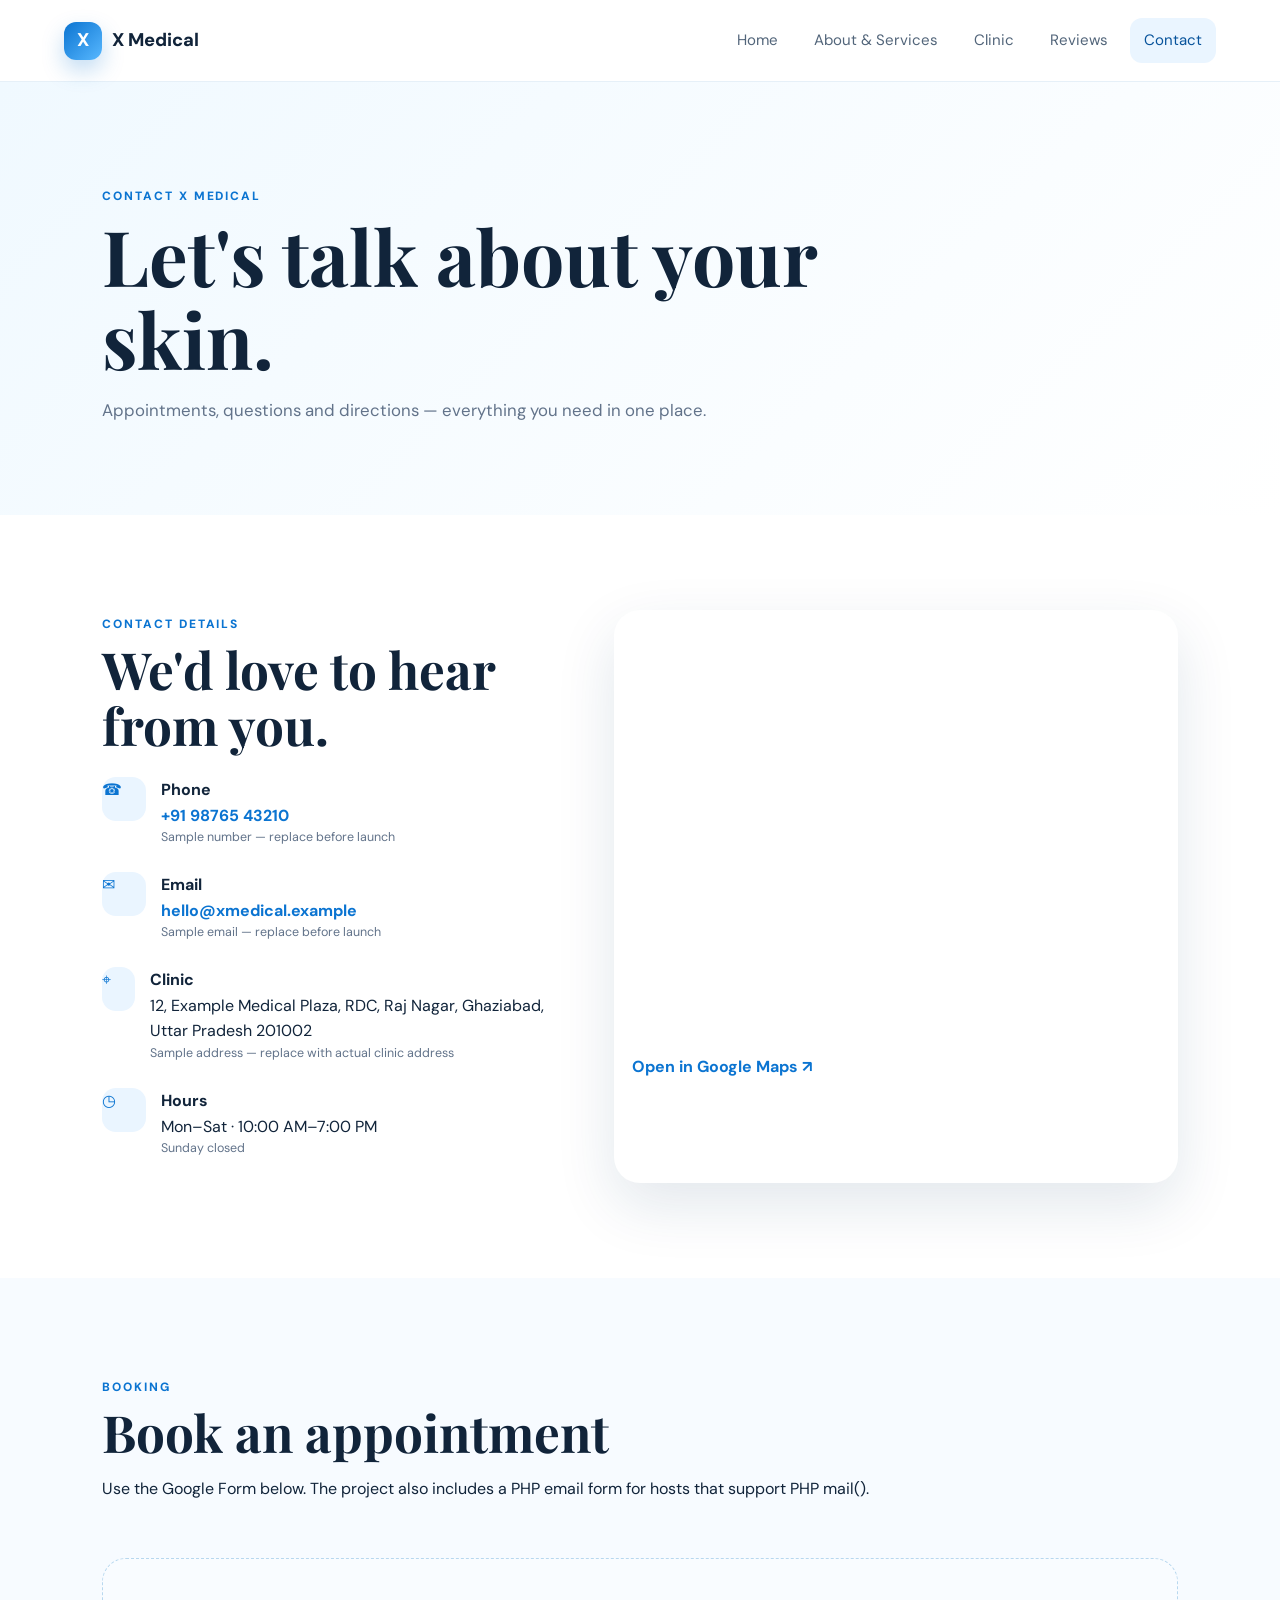
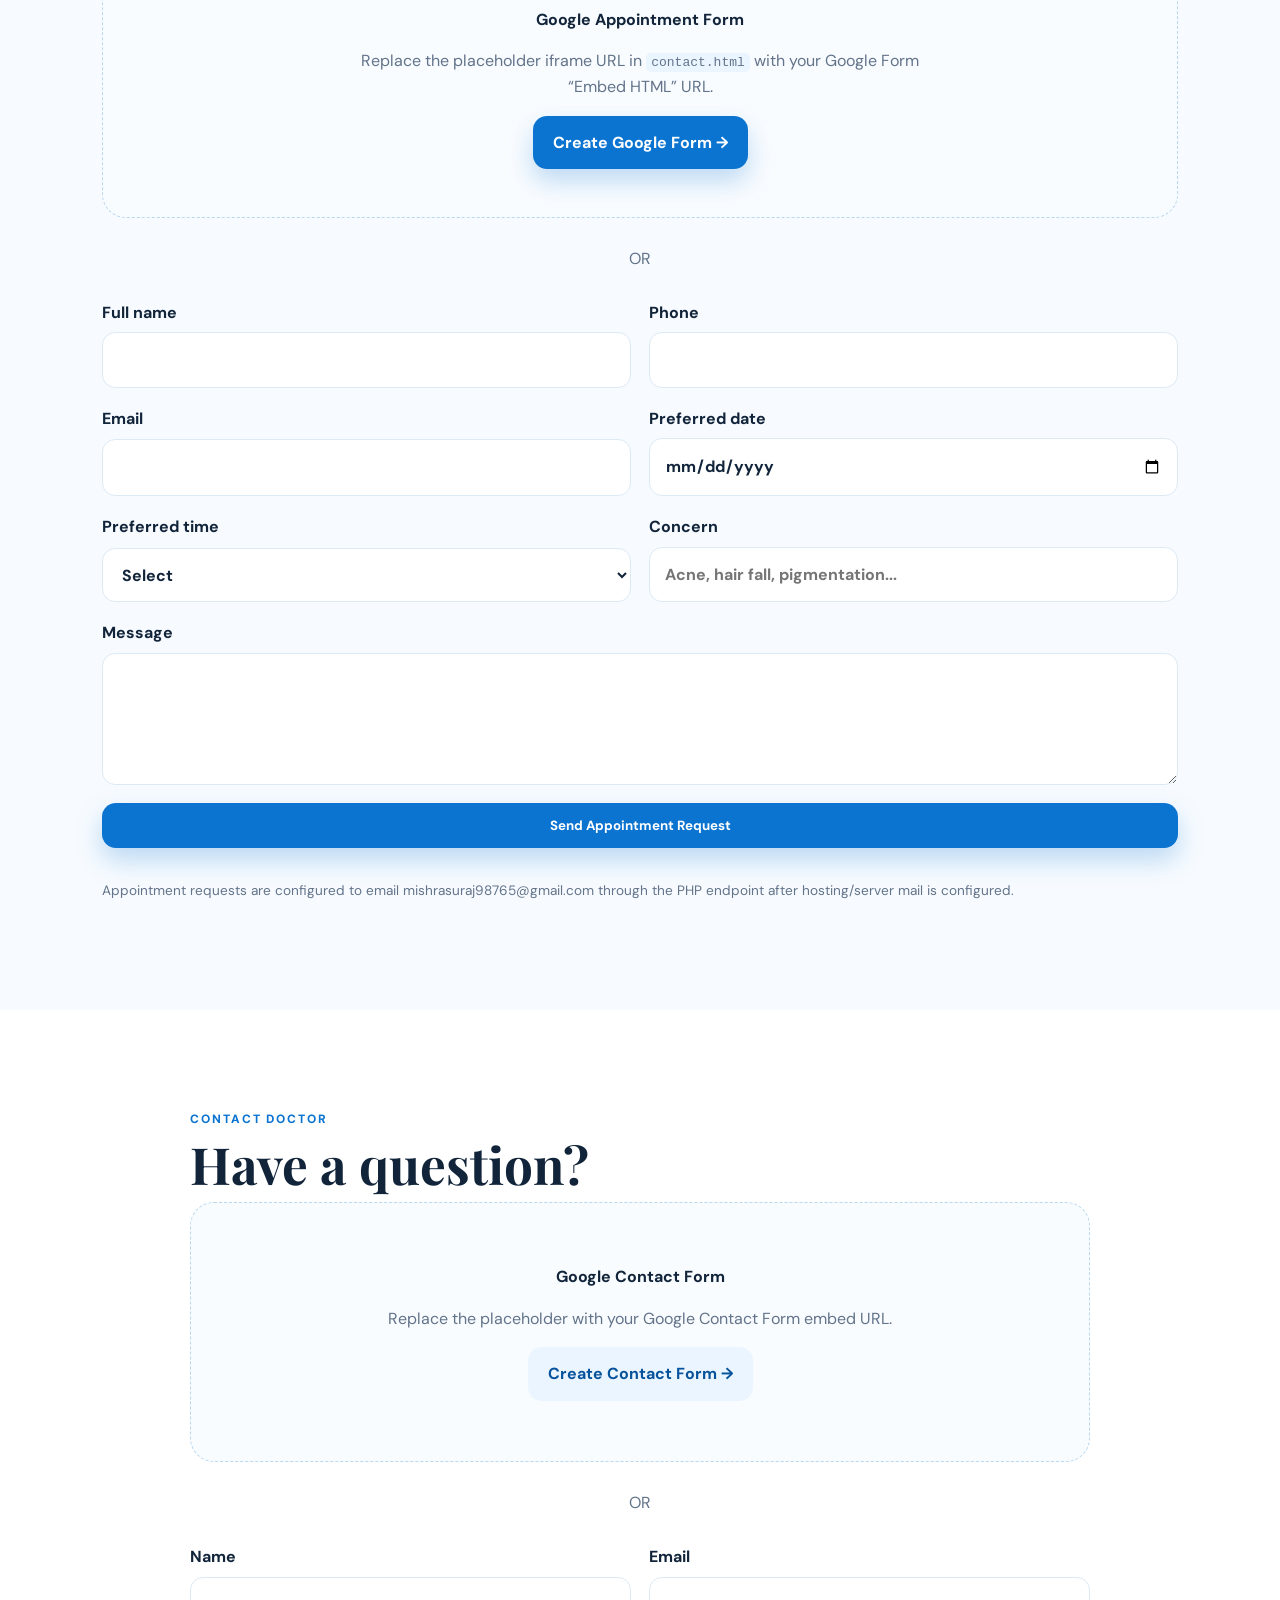
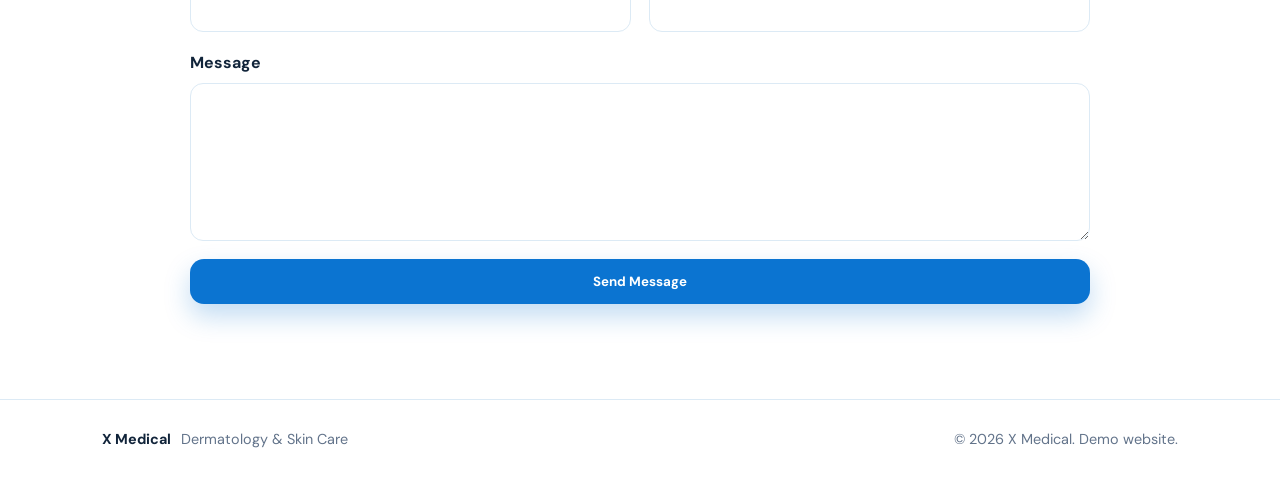
<file: contact.html>
<!DOCTYPE html>
<html lang="en">
<head><meta charset="UTF-8"><meta name="viewport" content="width=device-width, initial-scale=1.0"><title>Contact & Appointment | X Medical</title><link rel="preconnect" href="https://fonts.googleapis.com"><link rel="preconnect" href="https://fonts.gstatic.com" crossorigin><link href="https://fonts.googleapis.com/css2?family=DM+Sans:wght@400;500;600;700&family=Playfair+Display:wght@600;700&display=swap" rel="stylesheet"><link rel="stylesheet" href="css/styles.css"></head>
<body>
<header class="site-header"><a class="brand" href="index.html"><span class="brand-mark">X</span><span>X Medical</span></a><button class="menu-toggle" aria-label="Open menu">☰</button><nav class="main-nav"><a href="index.html">Home</a><a href="about.html">About & Services</a><a href="gallery.html">Clinic</a><a href="reviews.html">Reviews</a><a class="active" href="contact.html">Contact</a></nav></header>
<main>
<section class="page-hero"><span class="eyebrow">CONTACT X MEDICAL</span><h1>Let's talk about your skin.</h1><p>Appointments, questions and directions — everything you need in one place.</p></section>
<section class="section contact-layout">
<div class="contact-info"><span class="eyebrow">CONTACT DETAILS</span><h2>We'd love to hear from you.</h2>
<div class="contact-item"><span>☎</span><div><b>Phone</b><a href="tel:+919876543210">+91 98765 43210</a><small>Sample number — replace before launch</small></div></div>
<div class="contact-item"><span>✉</span><div><b>Email</b><a href="mailto:hello@xmedical.example">hello@xmedical.example</a><small>Sample email — replace before launch</small></div></div>
<div class="contact-item"><span>⌖</span><div><b>Clinic</b><span>12, Example Medical Plaza, RDC, Raj Nagar, Ghaziabad, Uttar Pradesh 201002</span><small>Sample address — replace with actual clinic address</small></div></div>
<div class="contact-item"><span>◷</span><div><b>Hours</b><span>Mon–Sat · 10:00 AM–7:00 PM</span><small>Sunday closed</small></div></div>
</div>
<div class="map-card"><iframe title="Google Map - sample X Medical location" src="https://www.google.com/maps?q=Raj+Nagar+Ghaziabad+Uttar+Pradesh&output=embed" loading="lazy" allowfullscreen></iframe><a class="map-link" target="_blank" rel="noopener" href="https://www.google.com/maps/search/?api=1&query=Raj+Nagar+Ghaziabad+Uttar+Pradesh">Open in Google Maps ↗</a></div>
</section>
<section class="section soft" id="appointment"><div class="section-head"><div><span class="eyebrow">BOOKING</span><h2>Book an appointment</h2><p>Use the Google Form below. The project also includes a PHP email form for hosts that support PHP mail().</p></div></div>
<div class="form-embed"><div class="embed-placeholder"><b>Google Appointment Form</b><p>Replace the placeholder iframe URL in <code>contact.html</code> with your Google Form “Embed HTML” URL.</p><a href="https://docs.google.com/forms/" target="_blank" rel="noopener" class="btn btn-primary">Create Google Form →</a></div></div>
<div class="or-divider"><span>OR</span></div>
<form class="demo-form live-form" action="php/submit-appointment.php" method="post"><div class="form-row"><label>Full name<input name="name" required></label><label>Phone<input name="phone" type="tel" required></label></div><div class="form-row"><label>Email<input name="email" type="email" required></label><label>Preferred date<input name="date" type="date" required></label></div><div class="form-row"><label>Preferred time<select name="time" required><option value="">Select</option><option>10:00 AM</option><option>12:00 PM</option><option>2:00 PM</option><option>4:00 PM</option><option>6:00 PM</option></select></label><label>Concern<input name="concern" placeholder="Acne, hair fall, pigmentation..."></label></div><label>Message<textarea name="message" rows="4"></textarea></label><button class="btn btn-primary" type="submit">Send Appointment Request</button><p class="form-note">Appointment requests are configured to email mishrasuraj98765@gmail.com through the PHP endpoint after hosting/server mail is configured.</p></form>
</section>
<section class="section" id="contact-form"><div class="form-wrap"><span class="eyebrow">CONTACT DOCTOR</span><h2>Have a question?</h2><div class="form-embed"><div class="embed-placeholder"><b>Google Contact Form</b><p>Replace the placeholder with your Google Contact Form embed URL.</p><a href="https://docs.google.com/forms/" target="_blank" rel="noopener" class="btn btn-secondary">Create Contact Form →</a></div></div>
<div class="or-divider"><span>OR</span></div>
<form class="demo-form" action="php/submit-contact.php" method="post"><div class="form-row"><label>Name<input name="name" required></label><label>Email<input name="email" type="email" required></label></div><label>Message<textarea name="message" rows="5" required></textarea></label><button class="btn btn-primary" type="submit">Send Message</button></form></div></section>
</main><footer class="footer"><div><b>X Medical</b><span>Dermatology & Skin Care</span></div><div>© 2026 X Medical. Demo website.</div></footer><script src="js/script.js"></script></body></html>
</file>
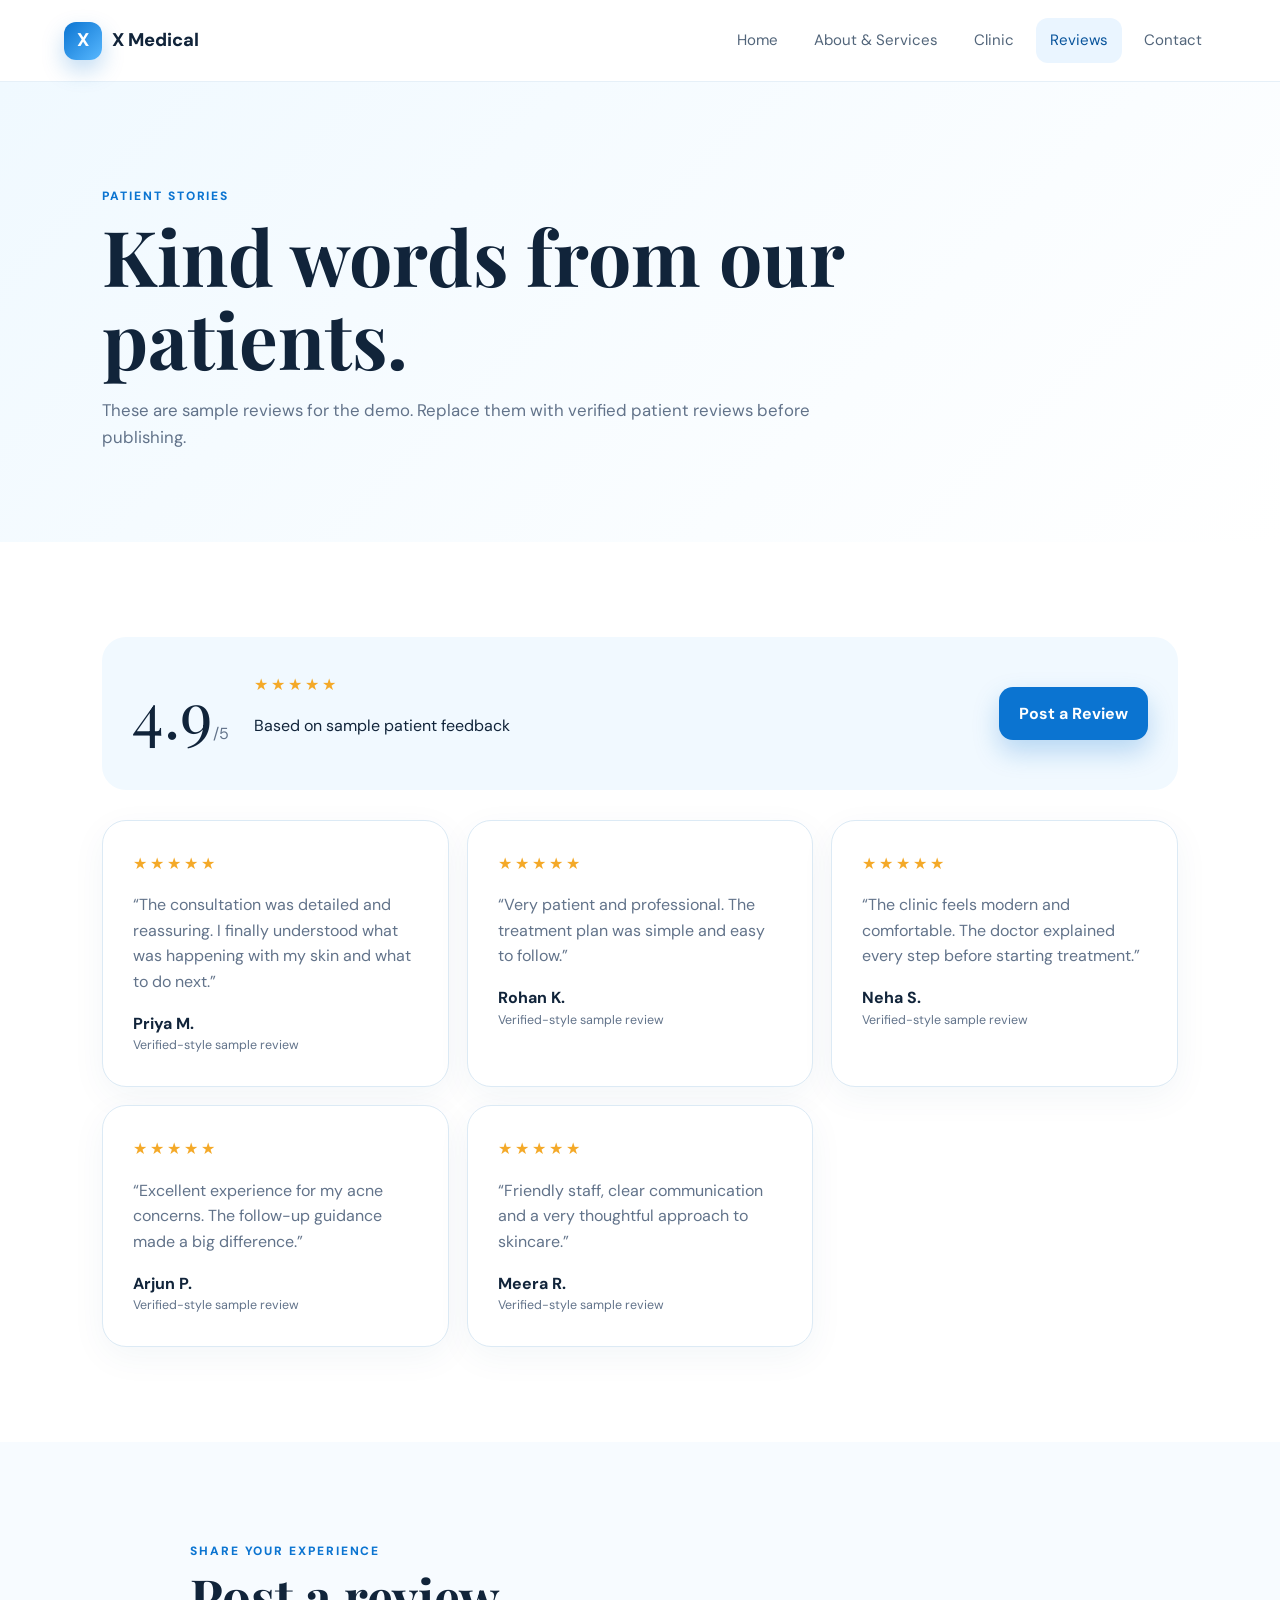
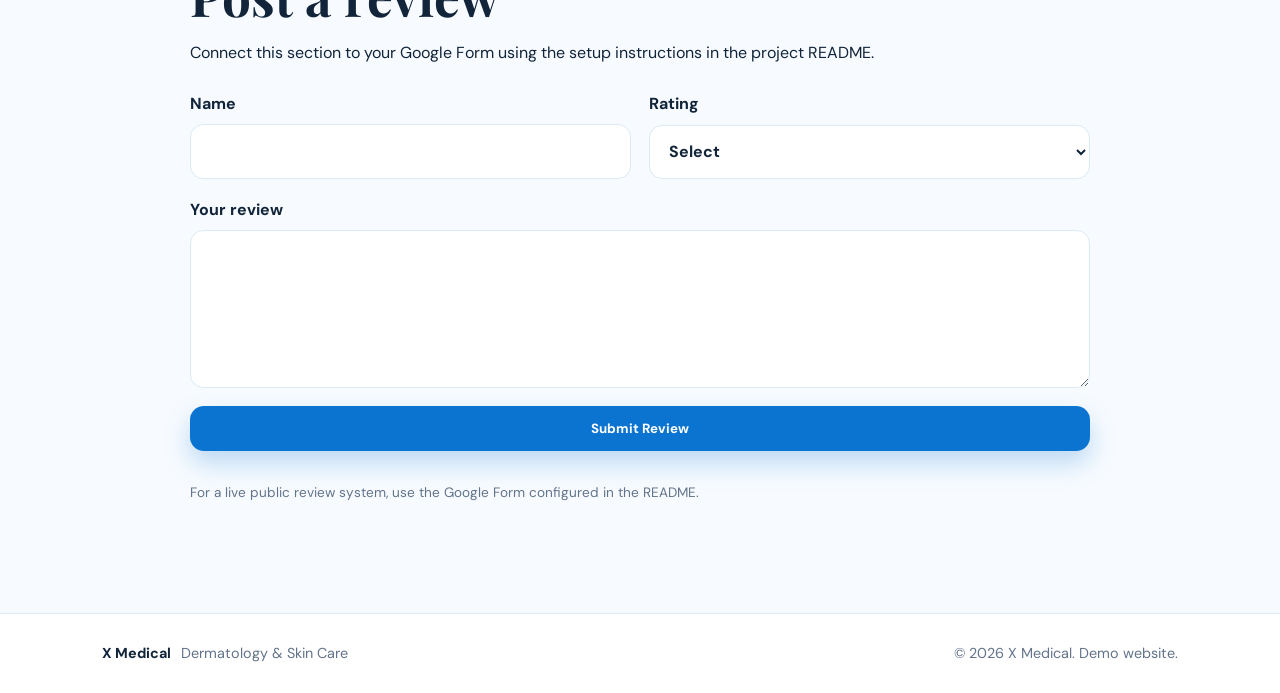
<file: reviews.html>
<!DOCTYPE html>
<html lang="en">
<head><meta charset="UTF-8"><meta name="viewport" content="width=device-width, initial-scale=1.0"><title>Reviews | X Medical</title><link rel="preconnect" href="https://fonts.googleapis.com"><link rel="preconnect" href="https://fonts.gstatic.com" crossorigin><link href="https://fonts.googleapis.com/css2?family=DM+Sans:wght@400;500;600;700&family=Playfair+Display:wght@600;700&display=swap" rel="stylesheet"><link rel="stylesheet" href="css/styles.css"></head>
<body>
<header class="site-header"><a class="brand" href="index.html"><span class="brand-mark">X</span><span>X Medical</span></a><button class="menu-toggle" aria-label="Open menu">☰</button><nav class="main-nav"><a href="index.html">Home</a><a href="about.html">About & Services</a><a href="gallery.html">Clinic</a><a class="active" href="reviews.html">Reviews</a><a href="contact.html">Contact</a></nav></header>
<main><section class="page-hero"><span class="eyebrow">PATIENT STORIES</span><h1>Kind words from our patients.</h1><p>These are sample reviews for the demo. Replace them with verified patient reviews before publishing.</p></section>
<section class="section"><div class="rating-summary"><div class="big-rating">4.9<span>/5</span></div><div><div class="stars">★★★★★</div><p>Based on sample patient feedback</p></div><a class="btn btn-primary" href="#post-review">Post a Review</a></div>
<div class="review-grid">
<article class="review-card"><div class="stars">★★★★★</div><p>“The consultation was detailed and reassuring. I finally understood what was happening with my skin and what to do next.”</p><b>Priya M.</b><span>Verified-style sample review</span></article>
<article class="review-card"><div class="stars">★★★★★</div><p>“Very patient and professional. The treatment plan was simple and easy to follow.”</p><b>Rohan K.</b><span>Verified-style sample review</span></article>
<article class="review-card"><div class="stars">★★★★★</div><p>“The clinic feels modern and comfortable. The doctor explained every step before starting treatment.”</p><b>Neha S.</b><span>Verified-style sample review</span></article>
<article class="review-card"><div class="stars">★★★★★</div><p>“Excellent experience for my acne concerns. The follow-up guidance made a big difference.”</p><b>Arjun P.</b><span>Verified-style sample review</span></article>
<article class="review-card"><div class="stars">★★★★★</div><p>“Friendly staff, clear communication and a very thoughtful approach to skincare.”</p><b>Meera R.</b><span>Verified-style sample review</span></article>
</div></section>
<section class="section soft" id="post-review"><div class="form-wrap"><span class="eyebrow">SHARE YOUR EXPERIENCE</span><h2>Post a review</h2><p>Connect this section to your Google Form using the setup instructions in the project README.</p>
<form class="demo-form" action="php/submit-review.php" method="post"><div class="form-row"><label>Name<input name="name" required></label><label>Rating<select name="rating" required><option value="">Select</option><option>5</option><option>4</option><option>3</option><option>2</option><option>1</option></select></label></div><label>Your review<textarea name="review" rows="5" required></textarea></label><button class="btn btn-primary" type="submit">Submit Review</button><p class="form-note">For a live public review system, use the Google Form configured in the README.</p></form></div></section>
</main><footer class="footer"><div><b>X Medical</b><span>Dermatology & Skin Care</span></div><div>© 2026 X Medical. Demo website.</div></footer><script src="js/script.js"></script></body></html>
</file>
<file: css/styles.css>
:root{--blue:#0b74d1;--blue-dark:#07539b;--ink:#11243a;--muted:#62738a;--bg:#f7fbff;--white:#fff;--line:#dceaf5;--shadow:0 22px 60px rgba(17,61,100,.12);--radius:24px}
*{box-sizing:border-box}html{scroll-behavior:smooth}body{margin:0;font-family:"DM Sans",sans-serif;color:var(--ink);background:#fff;line-height:1.6}a{color:inherit;text-decoration:none}.site-header{height:82px;display:flex;align-items:center;justify-content:space-between;padding:0 5vw;border-bottom:1px solid rgba(220,234,245,.7);position:sticky;top:0;background:rgba(255,255,255,.94);backdrop-filter:blur(16px);z-index:50}.brand{display:flex;align-items:center;gap:10px;font-weight:800;font-size:1.15rem}.brand-mark{display:grid;place-items:center;width:38px;height:38px;border-radius:12px;background:linear-gradient(135deg,var(--blue),#58b8ff);color:#fff;box-shadow:0 10px 22px rgba(11,116,209,.25)}.main-nav{display:flex;gap:8px;align-items:center}.main-nav a{padding:10px 14px;border-radius:12px;font-size:.94rem;color:#52657a}.main-nav a:hover,.main-nav a.active{background:#eaf5ff;color:var(--blue-dark)}.menu-toggle{display:none;border:0;background:none;font-size:1.6rem;color:var(--ink)}
.hero{min-height:calc(100vh - 82px);padding:8vh 8vw;display:grid;grid-template-columns:1.02fr .98fr;gap:7vw;align-items:center;background:radial-gradient(circle at 75% 15%,#dff3ff 0,#fff 40%)}.hero h1,.page-hero h1,h2{font-family:"Playfair Display",serif;line-height:1.08;margin:.4rem 0 1rem}.hero h1{font-size:clamp(3.5rem,7vw,6.5rem);letter-spacing:-.04em}.hero h1 em{color:var(--blue);font-style:normal}.hero p{font-size:1.1rem;color:var(--muted);max-width:620px}.eyebrow{font-size:.75rem;letter-spacing:.16em;font-weight:800;color:var(--blue);display:inline-block}.hero-actions{display:flex;gap:12px;margin:30px 0}.btn{display:inline-flex;align-items:center;justify-content:center;gap:10px;border:0;border-radius:14px;padding:14px 20px;font-weight:700;cursor:pointer;font-family:inherit;transition:.2s}.btn:hover{transform:translateY(-2px)}.btn-primary{background:var(--blue);color:#fff;box-shadow:0 12px 26px rgba(11,116,209,.25)}.btn-ghost{background:#edf7ff;color:var(--blue-dark)}.btn-light{background:#fff;color:var(--blue-dark)}.btn-secondary{background:#eaf5ff;color:var(--blue-dark)}.hero-image{display:flex;justify-content:center}.image-card{position:relative;width:min(470px,100%);border-radius:34px;overflow:hidden;box-shadow:var(--shadow);transform:rotate(1deg)}.image-card img{display:block;width:100%;height:620px;object-fit:cover}.doctor-badge{position:absolute;bottom:20px;left:20px;right:20px;background:rgba(255,255,255,.93);padding:14px 16px;border-radius:18px;display:flex;gap:12px;align-items:center}.doctor-badge small,.doctor-badge b{display:block}.doctor-badge small{color:var(--muted)}.online-dot{width:10px;height:10px;border-radius:50%;background:#21b36b;box-shadow:0 0 0 5px #dcf8ea}.trust-row{display:flex;gap:34px;margin-top:32px}.trust-row strong{display:block;font-size:1.45rem}.trust-row small{color:var(--muted)}.section{padding:95px 8vw}.soft{background:var(--bg)}.section-head{display:flex;justify-content:space-between;gap:30px;align-items:end;margin-bottom:40px}.section h2{font-size:clamp(2.2rem,4vw,3.7rem)}.text-link{color:var(--blue);font-weight:700}.cards{display:grid;gap:18px}.cards.three{grid-template-columns:repeat(3,1fr)}.service-card,.review-card{background:#fff;border:1px solid var(--line);border-radius:var(--radius);padding:30px;box-shadow:0 10px 35px rgba(20,73,110,.05)}.service-card h3{margin:.7rem 0 .3rem}.service-card p,.review-card p{color:var(--muted)}.icon{width:48px;height:48px;border-radius:15px;display:grid;place-items:center;background:#eaf5ff;color:var(--blue);font-size:1.4rem}.split{display:grid;grid-template-columns:1fr 1fr;gap:7vw;align-items:center}.feature-photo,.doctor-photo{border-radius:30px;overflow:hidden;box-shadow:var(--shadow)}.feature-photo img,.doctor-photo img{width:100%;height:500px;object-fit:cover;display:block}.check-list{padding:0;list-style:none;margin:25px 0}.check-list li{margin:12px 0}.check-list li:before{content:"✓";display:inline-grid;place-items:center;width:24px;height:24px;margin-right:10px;border-radius:50%;background:#e6f7ef;color:#168452;font-weight:800}.cta-band{margin:0 8vw 80px;padding:45px 55px;border-radius:30px;background:linear-gradient(135deg,#0871cd,#0d9fe6);color:#fff;display:flex;justify-content:space-between;align-items:center;gap:30px}.cta-band .eyebrow{color:#d9f2ff}.cta-band h2{margin:6px 0 0}.page-hero{padding:100px 8vw 75px;background:linear-gradient(135deg,#f0f9ff,#fff)}.page-hero h1{font-size:clamp(3rem,6vw,5.4rem);max-width:900px}.page-hero p{color:var(--muted);font-size:1.05rem;max-width:720px}.doctor-section{padding-top:75px}.lead{font-weight:700;color:var(--blue-dark)}.credential-grid{display:grid;grid-template-columns:repeat(4,1fr);gap:10px;margin-top:28px}.credential-grid div{padding:18px;background:#f4f9fd;border-radius:15px}.credential-grid b,.credential-grid span{display:block}.credential-grid span{font-size:.8rem;color:var(--muted)}.service-no{font-size:.75rem;color:var(--blue);font-weight:800}.narrow{max-width:1250px;margin:auto}.steps{display:grid;grid-template-columns:repeat(4,1fr);gap:20px}.steps div{border-top:2px solid var(--blue);padding-top:18px}.steps b{color:var(--blue)}.gallery-grid{padding:20px 8vw 90px;display:grid;grid-template-columns:1fr 1fr 1fr;grid-auto-rows:260px;gap:18px}.gallery-item{margin:0;position:relative;overflow:hidden;border-radius:24px}.gallery-item img{width:100%;height:100%;object-fit:cover;display:block;transition:.4s}.gallery-item:hover img{transform:scale(1.04)}.gallery-item figcaption{position:absolute;bottom:0;left:0;right:0;padding:18px;color:#fff;background:linear-gradient(transparent,rgba(0,0,0,.7));font-weight:700}.gallery-item.tall{grid-row:span 2}.gallery-item.wide{grid-column:span 2}.rating-summary{display:flex;align-items:center;gap:25px;padding:25px 30px;background:#f1f9ff;border-radius:24px;margin-bottom:30px}.big-rating{font-family:"Playfair Display";font-size:4rem}.big-rating span{font-family:"DM Sans";font-size:1rem;color:var(--muted)}.stars{color:#f4a928;letter-spacing:3px}.rating-summary .btn{margin-left:auto}.review-grid{display:grid;grid-template-columns:repeat(3,1fr);gap:18px}.review-card b,.review-card span{display:block}.review-card span{font-size:.78rem;color:var(--muted)}.form-wrap{max-width:900px;margin:auto}.form-wrap h2{margin-bottom:10px}.demo-form{display:grid;gap:18px;margin-top:25px}.form-row{display:grid;grid-template-columns:1fr 1fr;gap:18px}label{display:grid;gap:7px;font-weight:700}input,textarea,select{width:100%;padding:14px 15px;border:1px solid var(--line);border-radius:13px;font:inherit;background:#fff;color:var(--ink);outline:none}input:focus,textarea:focus,select:focus{border-color:var(--blue);box-shadow:0 0 0 4px #e8f5ff}.form-note{font-size:.85rem;color:var(--muted)}.contact-layout{display:grid;grid-template-columns:.9fr 1.1fr;gap:50px}.contact-item{display:flex;gap:15px;margin:24px 0}.contact-item>span{width:44px;height:44px;border-radius:14px;background:#eaf5ff;color:var(--blue);display:grid;place-items:center}.contact-item b,.contact-item a,.contact-item span{display:block}.contact-item a{color:var(--blue);font-weight:700}.contact-item small{display:block;color:var(--muted);font-size:.78rem}.map-card{border-radius:26px;overflow:hidden;box-shadow:var(--shadow);background:#fff}.map-card iframe{width:100%;height:430px;border:0;display:block}.map-link{display:block;padding:14px 18px;color:var(--blue);font-weight:700}.form-embed{min-height:260px;border:1px dashed #b8d8ef;border-radius:24px;background:#f9fcff;display:grid;place-items:center;text-align:center;padding:35px}.embed-placeholder{max-width:560px}.embed-placeholder p{color:var(--muted)}.embed-placeholder code{background:#eaf5ff;padding:2px 5px;border-radius:5px}.or-divider{text-align:center;margin:28px 0;color:var(--muted)}.or-divider span{display:inline-block;padding:0 15px;background:inherit}.footer{padding:28px 8vw;display:flex;justify-content:space-between;gap:20px;border-top:1px solid var(--line);color:var(--muted);font-size:.9rem}.footer b{color:var(--ink);margin-right:10px}.footer span{display:inline-block}@media(max-width:900px){.main-nav{display:none;position:absolute;top:82px;left:0;right:0;background:#fff;padding:15px 5vw;flex-direction:column;align-items:stretch;border-bottom:1px solid var(--line)}.main-nav.open{display:flex}.menu-toggle{display:block}.hero,.split,.contact-layout{grid-template-columns:1fr}.hero{padding-top:55px}.hero-image{order:-1}.image-card img{height:450px}.cards.three,.review-grid{grid-template-columns:1fr 1fr}.steps{grid-template-columns:1fr 1fr}.gallery-grid{grid-template-columns:1fr 1fr}.gallery-item.tall{grid-row:span 1}.gallery-item.wide{grid-column:span 2}.credential-grid{grid-template-columns:1fr 1fr}.cta-band{margin-left:5vw;margin-right:5vw;padding:35px;flex-direction:column;align-items:flex-start}.section,.page-hero{padding-left:5vw;padding-right:5vw}}@media(max-width:600px){.hero h1{font-size:3.3rem}.trust-row{gap:18px}.trust-row strong{font-size:1.15rem}.cards.three,.review-grid,.steps,.gallery-grid,.form-row,.credential-grid{grid-template-columns:1fr}.gallery-grid{grid-auto-rows:280px}.gallery-item.wide{grid-column:span 1}.footer{flex-direction:column}.section-head{display:block}.section-head .text-link{display:inline-block;margin-top:15px}.rating-summary{align-items:flex-start;flex-direction:column}.rating-summary .btn{margin-left:0}.hero-actions{flex-direction:column;align-items:stretch}.btn{width:100%}}
</file>
